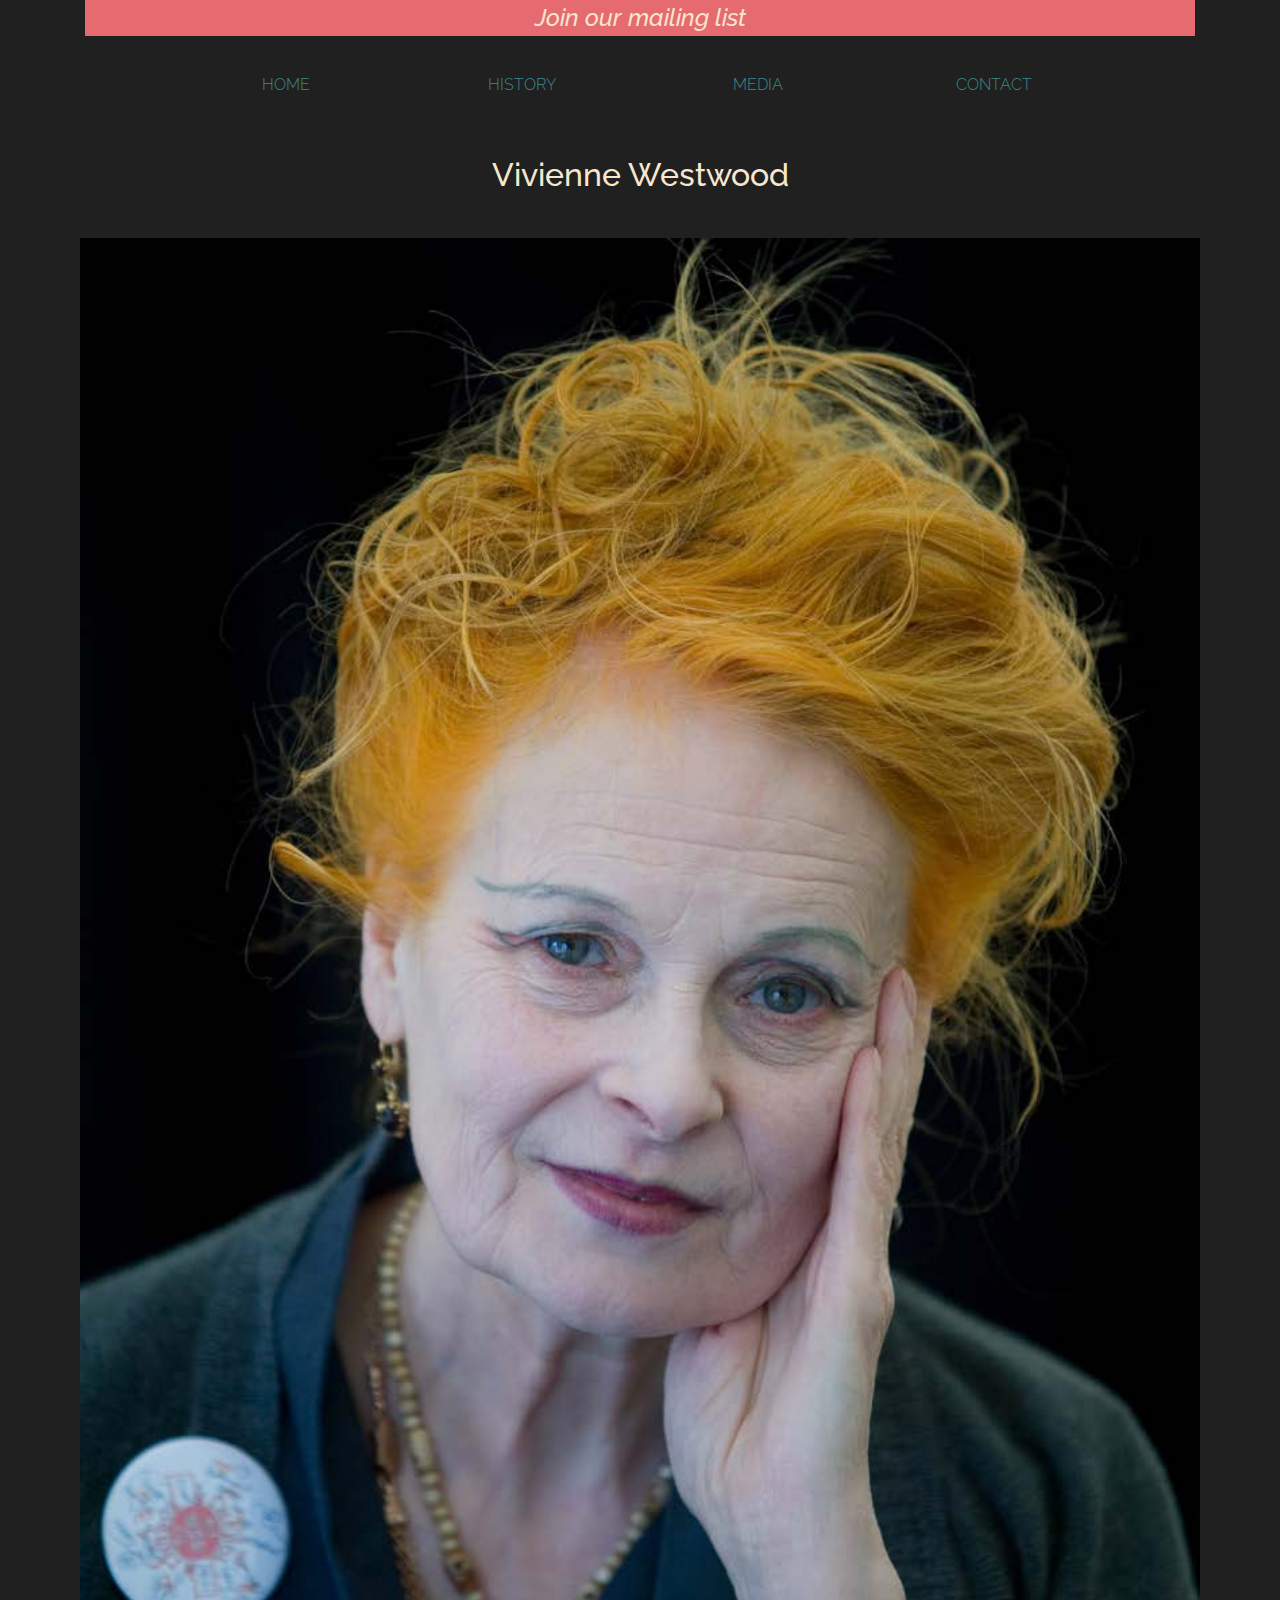
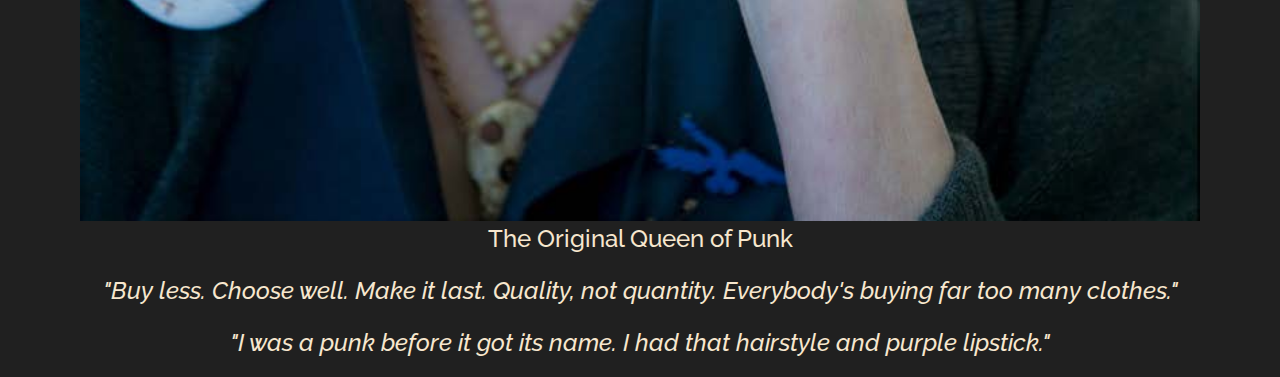
<file: index.html>
<!DOCTYPE html>
<html lang="en">
  <head>
    <meta charset="UTF-8">
    <meta name="viewport" content="width=device-width, initial-scale=1.0">
    <meta http-equiv="X-UA-Compatible" content="ie=edge">
    <link rel="stylesheet" href="https://stackpath.bootstrapcdn.com/bootstrap/4.3.1/css/bootstrap.min.css" integrity="sha384-ggOyR0iXCbMQv3Xipma34MD+dH/1fQ784/j6cY/iJTQUOhcWr7x9JvoRxT2MZw1T" crossorigin="anonymous">
    <link href="https://fonts.googleapis.com/css?family=Raleway:300,400" rel="stylesheet">
    <link rel="stylesheet" href="https://use.fontawesome.com/releases/v5.8.1/css/all.css" integrity="sha384-50oBUHEmvpQ+1lW4y57PTFmhCaXp0ML5d60M1M7uH2+nqUivzIebhndOJK28anvf" crossorigin="anonymous">
    <link rel="stylesheet" href="assets/style.css" type="text/css" />
    <title>Vivienne Westwood - Home</title>
       </head>
     <body>
       <div class="container">
         <div class="row no-gutters">
            <div class="col-12 background-index text-center"><em>Join our mailing list</em></div>
            <div class="col">
                <ul id="nav" class="list-inline menucontainer mb-0">
                    <li class="col-s-4 list-inline-item ui-menu-color-home menuitem index-color">
                        <a href="index.html" class="hvr-sweep-to-bottom"><i class="fa fa-home" aria-hidden="true"></i><span>Home</span></a>
                    </li>
                    <li class="col-s-2 list-inline-item ui-menu-color-resume menuitem history-color">
                        <a href="history.html" class="hvr-sweep-to-bottom"><i class="fas fa-book-reader" aria-hidden="true"></i><span>History</span></a>
                    </li>
                    <li class="col-s-2 list-inline-item ui-menu-color-download menuitem">
                        <a href="media.html" class="hvr-sweep-to-bottom"><i class="fas fa-hashtag" aria-hidden="true"></i><span>Media</span></a>
                    </li>
                    <li class="col-s-2 list-inline-item ui-menu-color-download menuitem">
                        <a href="contact.html" class="hvr-sweep-to-bottom"><i class="fas fa-envelope" aria-hidden="true"></i><span>Contact</span></a>
                    </li>
                </ul>
            </div>
        </div>
        <h2 class="index-color">Vivienne Westwood</h2>
        <br>
        <div class="row">
            <div class="column">
                <img src="assets/images/viv18.jpg" class="image_home" alt="Vivienne">
            </div>
        </div>
    </div>
    <p class="index-title">The Original Queen of Punk</p>
    <p class="index-color"><i>"Buy less. Choose well. Make it last. Quality, not quantity. Everybody's buying far too many clothes."</i></p>
    <p class="index-color"><i>"I was a punk before it got its name. I had that hairstyle and purple lipstick."</i></p>
</body>
</html>
</file>
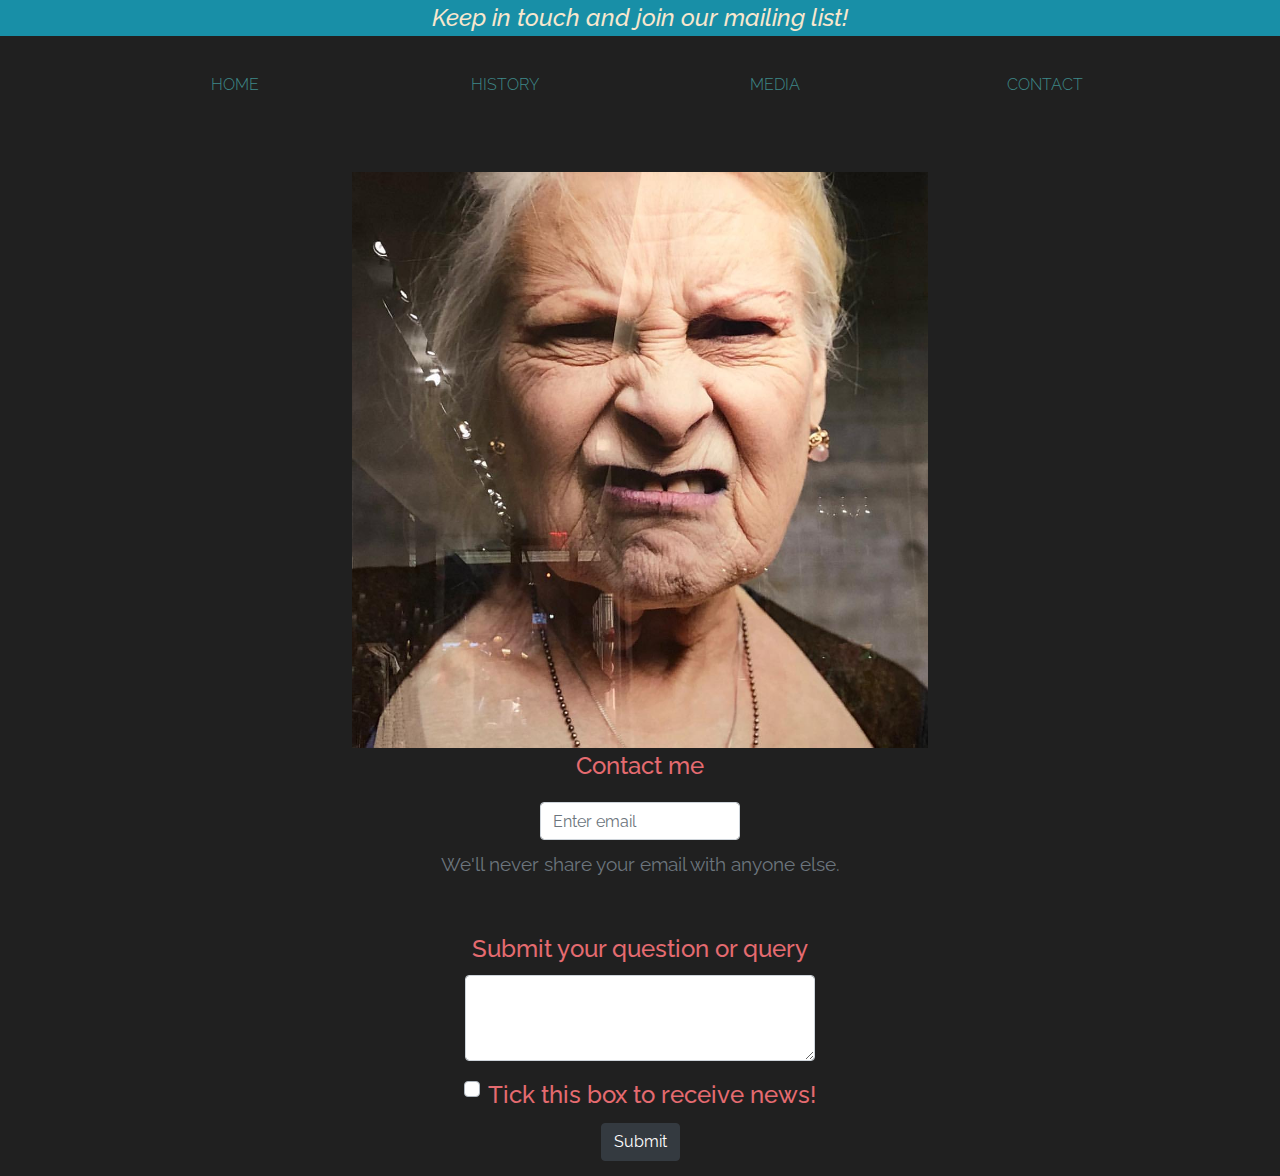
<file: contact.html>
<!DOCTYPE html>
<html lang="en">
  <head>
    <meta charset="UTF-8">
    <meta name="viewport" content="width=device-width, initial-scale=1.0">
    <meta http-equiv="X-UA-Compatible" content="ie=edge">
    <link rel="stylesheet" href="https://stackpath.bootstrapcdn.com/bootstrap/4.3.1/css/bootstrap.min.css" integrity="sha384-ggOyR0iXCbMQv3Xipma34MD+dH/1fQ784/j6cY/iJTQUOhcWr7x9JvoRxT2MZw1T" crossorigin="anonymous">
    <link rel="stylesheet" href="https://use.fontawesome.com/releases/v5.8.1/css/all.css" integrity="sha384-50oBUHEmvpQ+1lW4y57PTFmhCaXp0ML5d60M1M7uH2+nqUivzIebhndOJK28anvf" crossorigin="anonymous">
    <link rel="stylesheet" href="assets/style.css" type="text/css" />
    <title>Contact</title>
</head>
   <body>
      <div class="row no-gutters">
         <div class="col">
            <div class="col-12 background-contact text-center"><em>Keep in touch and join our mailing list!</em></div>
            <ul id="nav" class="list-inline menucontainer">
                <li class="col-s-2 list-inline-item ui-menu-color-home menuitem">
                    <a href="index.html" class="hvr-sweep-to-bottom"><i class="fa fa-home" aria-hidden="true"></i><span>Home</span></a>
                </li>
                <li class="col-s-2 list-inline-item ui-menu-color-resume menuitem">
                    <a href="history.html" class="hvr-sweep-to-bottom"><i class="fas fa-book-reader" aria-hidden="true"></i><span>History</span></a>
                </li>
                <li class="col-s-2 list-inline-item ui-menu-color-download menuitem">
                    <a href="media.html" class="hvr-sweep-to-bottom"><i class="fas fa-hashtag" aria-hidden="true"></i><span>Media</span></a>
                </li>
                <li class="col-s-2 list-inline-item ui-menu-color-download menuitem">
                    <a href="contact.html" class="hvr-sweep-to-bottom"><i class="fas fa-envelope" aria-hidden="true"></i><span>Contact</span></a>
                </li>
            </ul>
        </div>
    </div>
    <img src="assets/images/viv01.jpg" alt="Vivienne Westwood" width="45%">
    <form>
        <div class="form-group">
            <label for="exampleInputEmail1">Contact me</label>
            <form>
                <input type="email" class="form-control" id="InputEmail1" aria-describedby="emailHelp" placeholder="Enter email">
                <small id="emailHelp" class="form-text text-muted">We'll never share your email with anyone else.</small>
           </div>
             <br>
               <div class="form-group">
            <label for="exampleFormControlTextarea1">Submit your question or query</label>
            <textarea class="form-control" id="FormControlTextarea1" rows="3"></textarea>
           </div>
        <div class="custom-control custom-checkbox">
            <input type="checkbox" class="custom-control-input" id="customCheck1">
            <label class="custom-control-label" for="customCheck1">Tick this box to receive news!</label>
        </div>
        <button type="submit" class="btn btn-dark">Submit</button>
           </form>
</body>
</html>
</file>
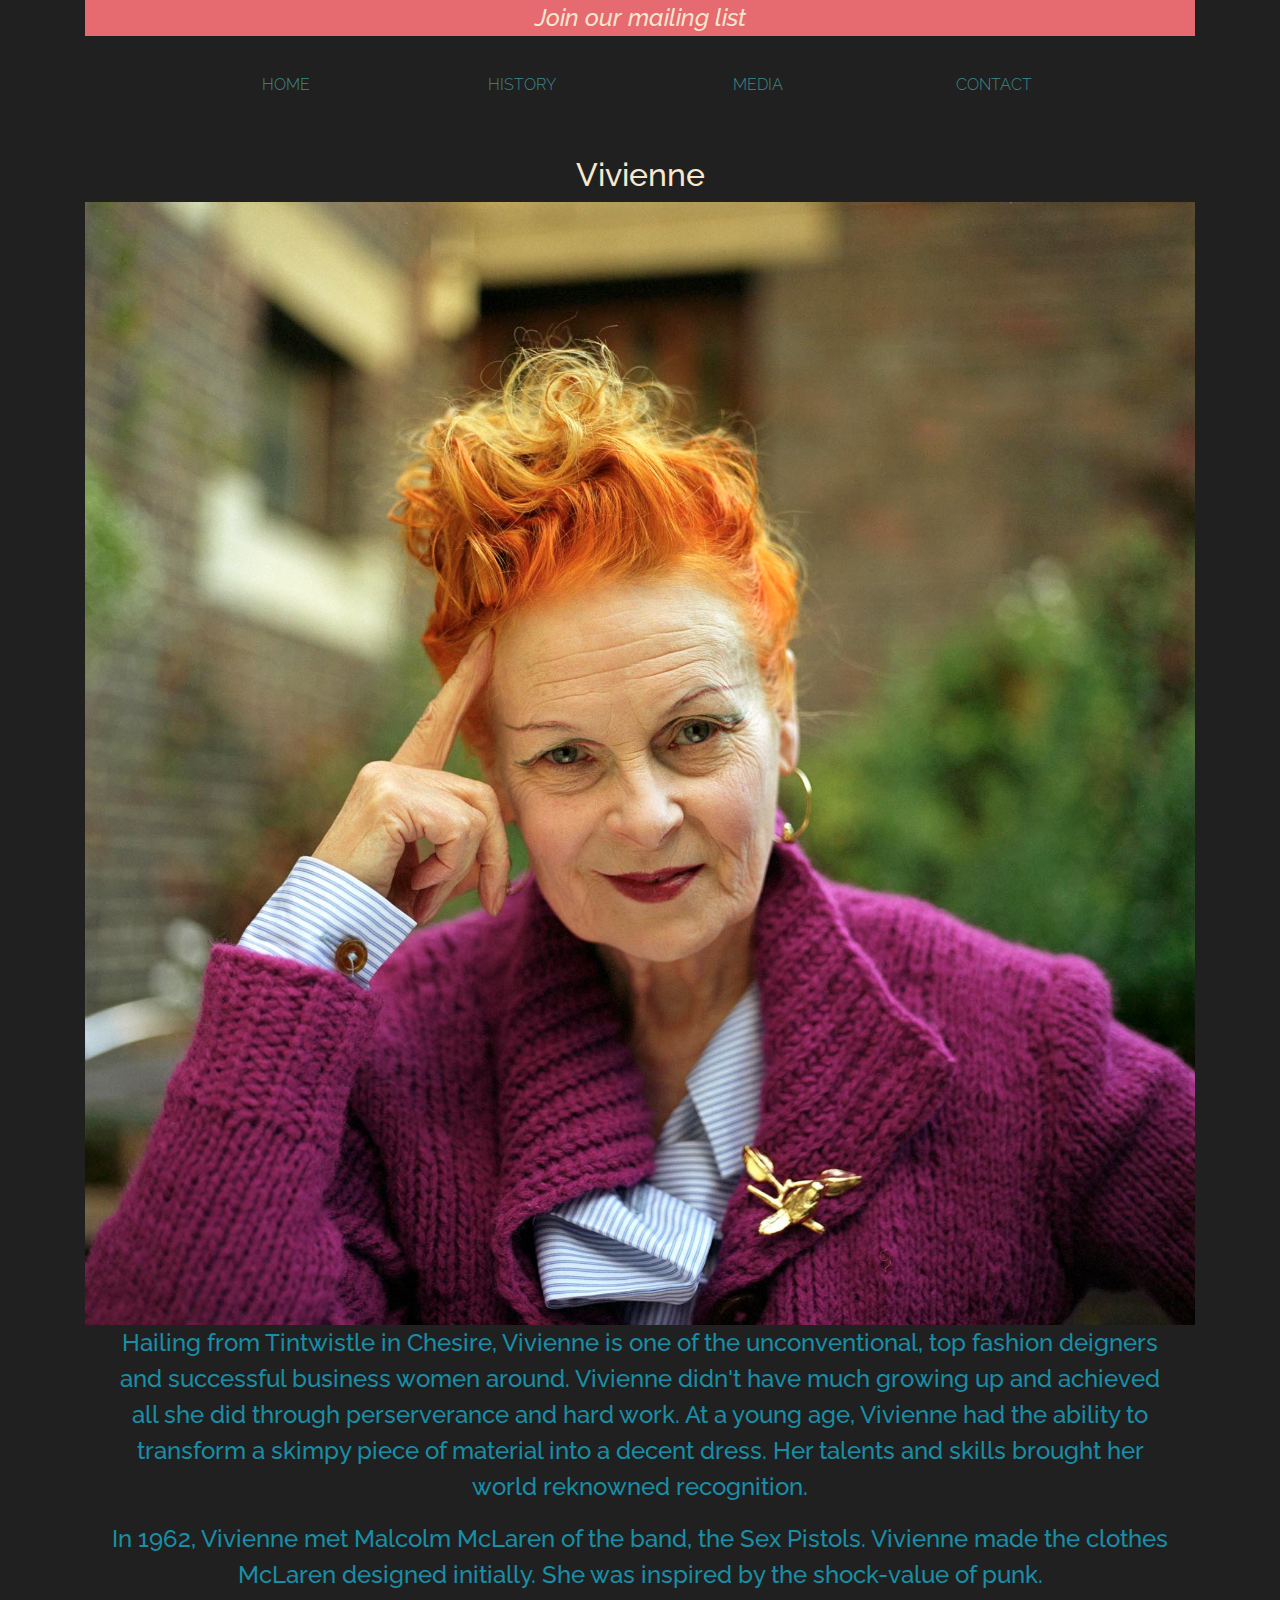
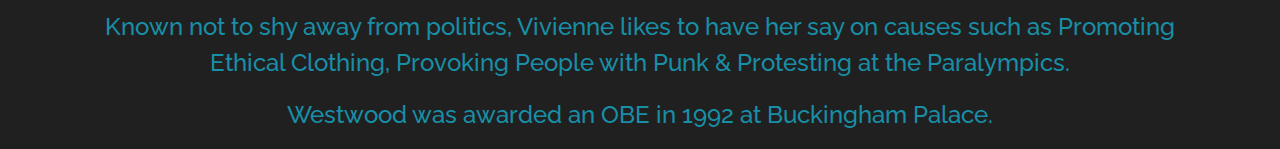
<file: history.html>
<!DOCTYPE html>
<html lang="en">
  <head>
    <meta charset="UTF-8">
    <meta name="viewport" content="width=device-width, initial-scale=1.0">
    <meta http-equiv="X-UA-Compatible" content="ie=edge">
    <link rel="stylesheet" href="https://stackpath.bootstrapcdn.com/bootstrap/4.3.1/css/bootstrap.min.css" integrity="sha384-ggOyR0iXCbMQv3Xipma34MD+dH/1fQ784/j6cY/iJTQUOhcWr7x9JvoRxT2MZw1T" crossorigin="anonymous">
    <link rel="stylesheet" href="https://use.fontawesome.com/releases/v5.8.1/css/all.css" integrity="sha384-50oBUHEmvpQ+1lW4y57PTFmhCaXp0ML5d60M1M7uH2+nqUivzIebhndOJK28anvf" crossorigin="anonymous">
    <link rel="stylesheet" href="assets/style.css" type="text/css" />
    <title>History</title>
       </head>
     <body>
       <div class="container">
         <div class="row no-gutters">
            <div class="col-12 background-history text-center"><em>Join our mailing list</em></div>
            <div class="col">
                <ul id="nav" class="list-inline menucontainer mb-0">
                    <li class="col-s-4 list-inline-item ui-menu-color-home menuitem">
                        <a href="index.html" class="hvr-sweep-to-bottom"><i class="fa fa-home" aria-hidden="true"></i><span>Home</span></a>
                    </li>
                    <li class="col-s-2 list-inline-item ui-menu-color-resume menuitem">
                        <a href="history.html" class="hvr-sweep-to-bottom"><i class="fas fa-book-reader" aria-hidden="true"></i><span>History</span></a>
                    </li>
                    <li class="col-s-2 list-inline-item ui-menu-color-download menuitem">
                        <a href="media.html" class="hvr-sweep-to-bottom"><i class="fas fa-hashtag" aria-hidden="true"></i><span>Media</span></a>
                    </li>
                    <li class="col-s-2 list-inline-item ui-menu-color-download menuitem">
                        <a href="contact.html" class="hvr-sweep-to-bottom"><i class="fas fa-envelope" aria-hidden="true"></i><span>Contact</span></a>
                    </li>
                </ul>
            </div>
        </div>
        <h2 class="history-title">Vivienne</h2>
        <img class="index-image" src="assets/images/viv3.jpg" alt="Vivienne">
        <br>
        <p class="history-color">Hailing from Tintwistle in Chesire, Vivienne is one of the unconventional, top fashion deigners and successful business women around. Vivienne didn't have much growing up and achieved all she did through perserverance and hard work. At a young age, Vivienne had the ability to transform a skimpy piece of material into a decent dress. Her talents and skills brought her world reknowned recognition.</p>
        <p class="history-color">In 1962, Vivienne met Malcolm McLaren of the band, the Sex Pistols. Vivienne made the clothes McLaren designed initially. She was inspired by the shock-value of punk.</p>
        <p class="history-color">Known not to shy away from politics, Vivienne likes to have her say on causes such as Promoting Ethical Clothing, Provoking People with Punk & Protesting at the Paralympics.</p>
        <p class="history-color">Westwood was awarded an OBE in 1992 at Buckingham Palace.</p>
    </div>
</body>
</html>
</file>
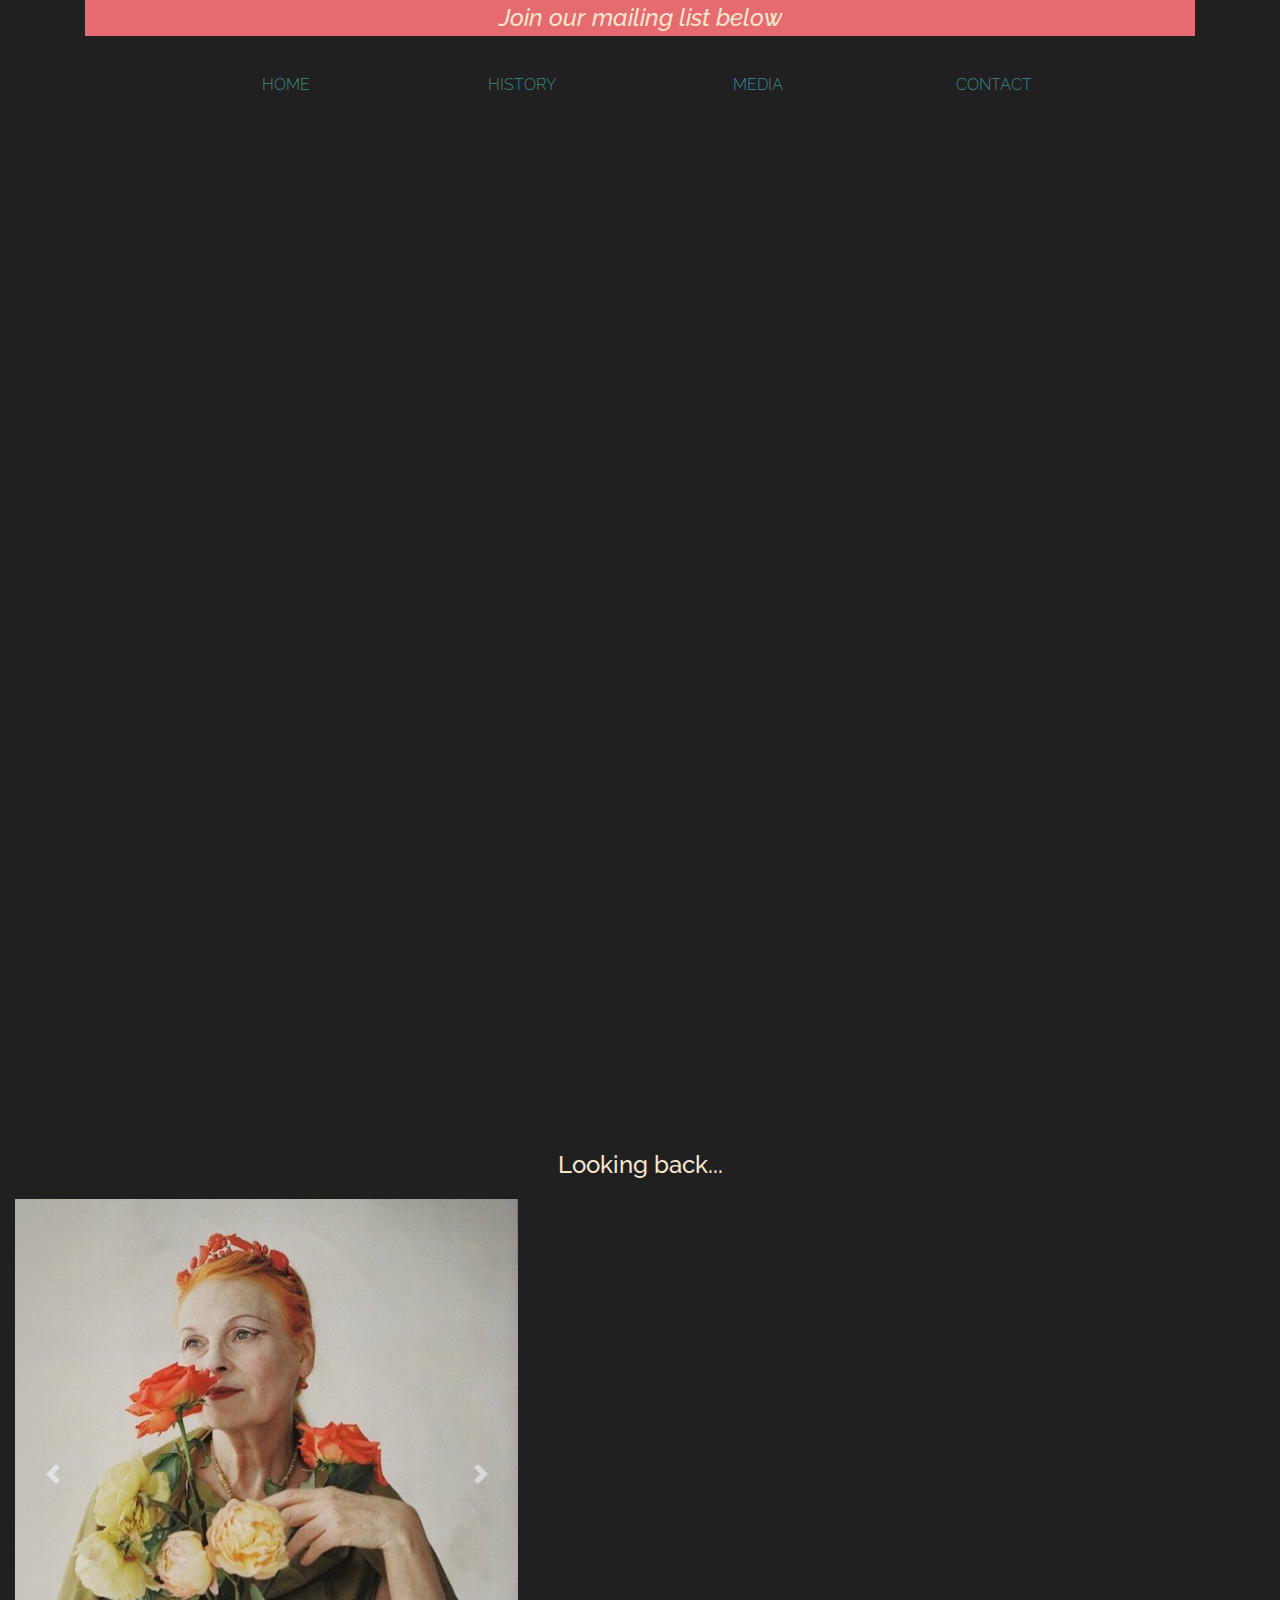
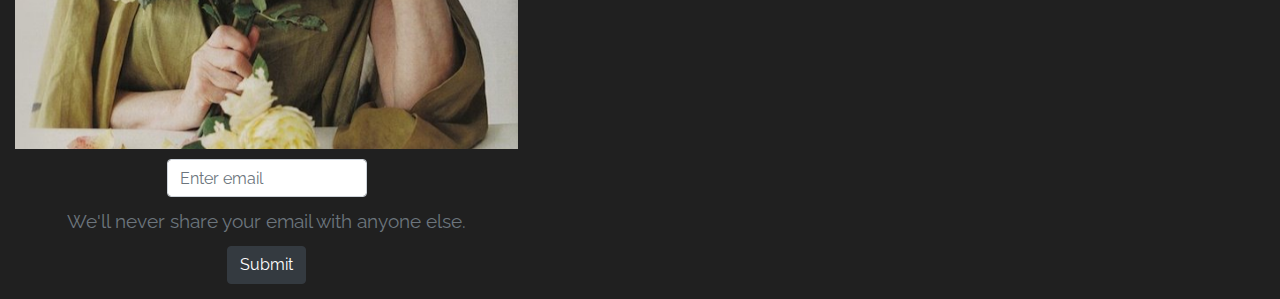
<file: media.html>
<!DOCTYPE html>
<html lang="en">
  <head>
    <meta charset="UTF-8">
    <meta name="viewport" content="width=device-width, initial-scale=1.0">
    <meta http-equiv="X-UA-Compatible" content="ie=edge">
    <link rel="stylesheet" href="https://stackpath.bootstrapcdn.com/bootstrap/4.3.1/css/bootstrap.min.css" integrity="sha384-ggOyR0iXCbMQv3Xipma34MD+dH/1fQ784/j6cY/iJTQUOhcWr7x9JvoRxT2MZw1T" crossorigin="anonymous">
    <link rel="stylesheet" href="https://use.fontawesome.com/releases/v5.8.1/css/all.css" integrity="sha384-50oBUHEmvpQ+1lW4y57PTFmhCaXp0ML5d60M1M7uH2+nqUivzIebhndOJK28anvf" crossorigin="anonymous">
    <link rel="stylesheet" href="assets/style.css" type="text/css" />
    <script src="https://code.jquery.com/jquery-3.3.1.slim.min.js" integrity="sha384-q8i/X+965DzO0rT7abK41JStQIAqVgRVzpbzo5smXKp4YfRvH+8abtTE1Pi6jizo" crossorigin="anonymous"></script>
    <script src="https://cdnjs.cloudflare.com/ajax/libs/popper.js/1.14.7/umd/popper.min.js" integrity="sha384-UO2eT0CpHqdSJQ6hJty5KVphtPhzWj9WO1clHTMGa3JDZwrnQq4sF86dIHNDz0W1" crossorigin="anonymous"></script>
    <script src="https://stackpath.bootstrapcdn.com/bootstrap/4.3.1/js/bootstrap.min.js" integrity="sha384-JjSmVgyd0p3pXB1rRibZUAYoIIy6OrQ6VrjIEaFf/nJGzIxFDsf4x0xIM+B07jRM" crossorigin="anonymous"></script>
    <title>Media</title>
      </head>
    <body>
       <div class="container">
         <div class="row no-gutters">
            <div class="col-12 background-history text-center"><em>Join our mailing list below</em></div>
               <div class="col">
                 <ul id="nav" class="list-inline menucontainer">
                    <li class="col-s-2 list-inline-item ui-menu-color-home menuitem">
                        <a href="index.html" class="hvr-sweep-to-bottom"><i class="fa fa-home" aria-hidden="true"></i><span>Home</span></a>
                    </li>
                    <li class="col-s-2 list-inline-item ui-menu-color-resume menuitem">
                        <a href="history.html" class="hvr-sweep-to-bottom"><i class="fas fa-book-reader" aria-hidden="true"></i><span>History</span></a>
                    </li>
                    <li class="col-s-2 list-inline-item ui-menu-color-download menuitem">
                        <a href="media.html" class="hvr-sweep-to-bottom"><i class="fas fa-hashtag" aria-hidden="true"></i><span>Media</span></a>
                    </li>
                    <li class="col-s-2 list-inline-item ui-menu-color-download menuitem">
                        <a href="contact.html" class="hvr-sweep-to-bottom"><i class="fas fa-envelope" aria-hidden="true"></i><span>Contact</span></a>
                    </li>
                </ul>
            </div>
        </div>
    </div>
    <iframe width="75%" height="315" src="https://www.youtube.com/embed/qvj83Pr723Y" frameborder="0" allow="accelerometer; autoplay; encrypted-media; gyroscope; picture-in-picture" allowfullscreen></iframe>
    <br>
    <iframe width="75%" height="315" src="https://www.youtube.com/embed/HQaPlyLNNXg" frameborder="0" allow="accelerometer; autoplay; encrypted-media; gyroscope; picture-in-picture" allowfullscreen></iframe>
    <br>
    <iframe width="75%" height="315" src="https://www.youtube.com/embed/gbpMsSj0Zp8" frameborder="0" allow="accelerometer; autoplay; encrypted-media; gyroscope; picture-in-picture" allowfullscreen></iframe>
    <br>
    <p>Looking back...</p>
    <div class="col col-sm-5" class="center">
    <div id="carouselExampleFade" class="carousel slide carousel-fade" data-ride="carousel">
  <div class="carousel-inner">
    <div class="carousel-item active">
      <img src="assets/images/viv5.jpg" class="d-block w-100 h-50" alt="...">
    </div>
    <div class="carousel-item">
      <img src="assets/images/viv11.jpg" class="d-block w-100 h-50" alt="...">
    </div>
    <div class="carousel-item">
      <img src="assets/images/viv13.jpg" class="d-block w-100 h-50" alt="...">
    </div>
    <div class="carousel-item">
      <img src="assets/images/viv4.jpg" class="d-block w-100 h-50" alt="...">
    </div>
    <div class="carousel-item">
      <img src="assets/images/viv12.jpg" class="d-block w-100 h-50" alt="...">
    </div>
    <div class="carousel-item">
      <img src="assets/images/viv15.jpg" class="d-block w-100 h-50" alt="...">
    </div>
    <div class="carousel-item">
      <img src="assets/images/viv19.jpeg" class="d-block w-100 h-50" alt="...">
    </div>
    <div class="carousel-item">
      <img src="assets/images/viv20.jpeg" class="d-block w-100 h-50" alt="...">
    </div>
    <div class="carousel-item">
      <img src="assets/images/viv22.jpeg" class="d-block w-100 h-50" alt="...">
    </div>
    <div class="carousel-item">
      <img src="assets/images/viv23.jpg" class="d-block w-100 h-50" alt="...">
    </div>
    <div class="carousel-item">
      <img src="assets/images/viv31.jpg" class="d-block w-100 h-50" alt="...">
    </div>
    <div class="carousel-item">
      <img src="assets/images/viv32.jpg" class="d-block w-100 h-50" alt="...">
    </div>
    <div class="carousel-item">
      <img src="assets/images/viv33.jpg" class="d-block w-100 h-50" alt="...">
    </div>
    <div class="carousel-item">
      <img src="assets/images/viv35.jpg" class="d-block w-100 h-50" alt="...">
    </div>
    <div class="col col-sm-5" class="center">
</div>
  <a class="carousel-control-prev" href="#carouselExampleFade" role="button" data-slide="prev">
    <span class="carousel-control-prev-icon" aria-hidden="true"></span>
    <span class="sr-only">Previous</span>
  </a>
  <a class="carousel-control-next" href="#carouselExampleFade" role="button" data-slide="next">
    <span class="carousel-control-next-icon" aria-hidden="true"></span>
    <span class="sr-only">Next</span>
  </a>
</div>
  <form>
        <input type="email" class="form-control" id="InputEmail1" aria-describedby="emailHelp" placeholder="Enter email">
          <small id="emailHelp" class="form-text text-muted">We'll never share your email with anyone else.</small>
          </div>
        <button type="submit" class="btn btn-dark">Submit</button>
    </form>
  </body>
</html>
</file>
<file: assets/style.css>
@import url('https://fonts.googleapis.com/css?family=Raleway:400,500,600,700');

body {
    margin: 0;
    font-family: 'Raleway', sans-serif;
    font-size: 1.5rem;
    font-weight: 500;
    line-height: 1.5;
    color: #e56b70;
    text-align: center;
    background-color: #202020;
    border: 5px;
    border-color: #e56b70;
}

h2 {
    font-weight: 500;
    font-size: 2rem;
    text-align: center !important;
    color: steelblue;
}

p {
    margin-top: 0px;
    margin-left: 20px;
    margin-right: 20px;
    text-align: center !important;
    color: #f7e7ce;
}

.img {
    max-width: 100% !important;
    max-height: 100% !important;
}

.form-control {
    margin: 0 auto;

}


/*-----------------------Colours------------*/

.color-home {
    background-color: #202020;
    color: white;
}

.color-history {
    background-color: #202020;
}

.color-media {
    background-color: #202020;
}

.color-contact {
    background-color: #f202020;
}

.index-color {
    color: #f7e7ce;
}

.history-color {
    color: #188FA7 !important;
}

.media-color {
    color: #f7e7ce !important;
}

.contact-color {
    color: #50C9CE !important;
}

/*=================positioning===========*/

.menuitem {
    height: 120px;
    text-align: center;
    padding: 0;
    width:20%;
}

.menuitem a {
    width: 100%;
    text-decoration: none;
    color: #3E8989;
    height: 120px;
}

.menuitem a i {
    padding-top: 25px;
    display: block;
    color: #e56b70;
    font-size: 30px;
}

.menuitem span {
    display: block;
    width: 100%;
    padding-top: 12px;
    text-align: center;
    text-transform: uppercase;
    font-size: 16px;
    font-weight: 300;
}

.image_home {
    width: 100%;
}

.index-image {
    width: 100%
}

.background-index {
    background-color: #e56b70;
    color: #f7e7ce !important;
}

.background-history {
    background-color: #e56b70 !important;
    color: #f7e7ce !important;
}

.background-contact {
    background-color: #188FA7 !important;
    color: #f7e7ce;
}

.background-media {
    background-color: #e56b70 !important;
    color: #f7e7ce;
}

.index-title {
    color: #f7e7ce;
}

.history-title {
    color: #f7e7ce;
}

.fa-book-reader {
    color: #624CAB !important;
}

.fa-hashtag {
    color: #4ECDC4 !important;
}

.fa-envelope {
    color: #FFE66D !important;
}

.imgContainer {
    float: left;
}

.imgContainer {
    position: relative;
    width: 650px;
    height: 365px;
    transition-delay: 0.5s;
    animation-delay: 2s;
    margin-bottom: 50px;
    margin-left: 0px;
    margin-right: 0px;
    margin-top: 25px;
    padding-left: 0px;
    padding-right: 0px;
}

.imgContainer .after {
    position: absolute;
    top: 0;
    left: 0;
    width: 100%;
    height: 100%;
    display: none;
    color: #FFF;
}

.imgContainer:hover .after {
    display: block;
    background: rgba(0, 0, 0, .6);
}

.center {
    display: block;
    margin-left: 30px;
    margin-right: 30px;
    width: 75%;
}

.row {
    display: flex;
}

.column {
    flex: 33.33%;
    padding: 0px 10px 0px 10px;
}

#InputEmail1 {
    width: 200px;
    margin-top: 10px;
    margin-bottom: 10px;
}

.carousel-inner {
    position: relative;
    width: 100%;
    overflow: hidden;
    height: 550px;
}

#FormControlTextarea1 {
    width: 350px;
}

.mainimage {
    margin-bottom: 20px;
}

.btn-dark {
    margin-bottom: 15px;
    margin-top: 10px;
}

@media screen and (min-width: 1024px) {
    
}
</file>
